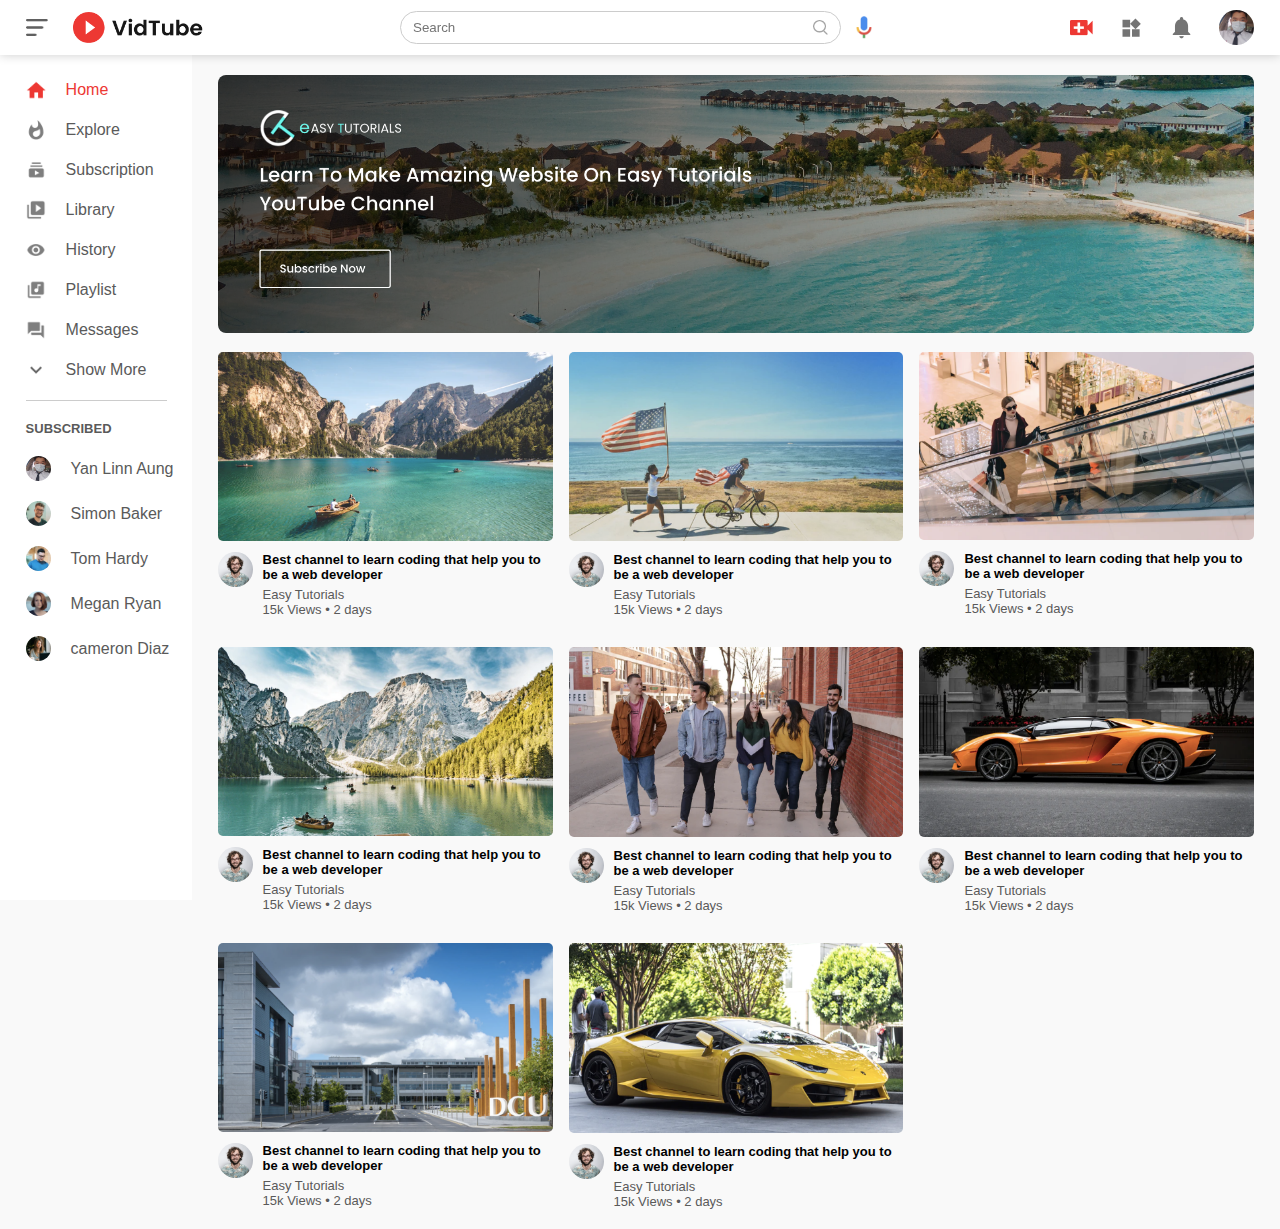
<file: index.html>
<!DOCTYPE html>
<html lang="en">
<head>
    <meta charset="UTF-8">
    <meta http-equiv="X-UA-Compatible" content="IE=edge">
    <meta name="viewport" content="width= , initial-scale=1.0">
    <title>YouTube Clone-Yladev</title>
    <link rel="icon" type="image/x-icon" href="./images/FavIcon.png">
    <link rel="stylesheet" href="./styles/style.css">
</head>
<body>

    <!-- Nav Bars -->
    <nav class="flex-div">
        <div class="nav-left flex-div">
            <img src="./images/menu.png" class="menu-icon">
            <img src="./images/logo.png" class= "logo">
        </div>

        <div class="nav-middle flex-div">
            <div class="search-box flex-div">
                <input type="text" placeholder="Search">
                <img src="./images/search.png">
            </div>
            <img src="./images/voice-search.png" class="mic-icon">
        </div>
        
        <div class="nav-right flex-div"> 
            <img src="./images/upload.png">
            <img src="./images/more.png">
            <img src="./images/notification.png">
            <img src="./images/90de2591-0246-410b-93f2-e45950d74117.jpg" class="user-icon">
        </div>
    </nav>

    <!-- Side Bars -->
    <div class="sidebar">
        <div class="shortcut-links">
            <a href=""><img src="./images/home.png"><p>Home</p></a>
            <a href=""><img src="./images/explore.png"><p>Explore</p></a>
            <a href=""><img src="./images/subscriprion.png"><p>Subscription</p></a>
            <a href=""><img src="./images/library.png"><p>Library</p></a>
            <a href=""><img src="./images/history.png"><p>History</p></a>
            <a href=""><img src="./images/playlist.png"><p>Playlist</p></a>
            <a href=""><img src="./images/messages.png"><p>Messages</p></a>
            <a href=""><img src="./images/show-more.png"><p>Show More</p></a>
            <hr>
        </div>
        <div class="subscribed-list">
            <h3>SUBSCRIBED</h3>
            <a href=""><img src="./images/90de2591-0246-410b-93f2-e45950d74117.jpg"><p>Yan Linn Aung</p></a>
            <a href=""><img src="./images/simon.png"><p>Simon Baker</p></a>
            <a href=""><img src="./images/tom.png"><p>Tom Hardy</p></a>
            <a href=""><img src="./images/megan.png"><p>Megan Ryan</p></a>
            <a href=""><img src="./images/cameron.png"><p>cameron Diaz</p></a>
        </div>
    </div>

    <!-- main -->
    <div class="container">
        <div class="banner">
            <img src="./images/banner.png">
        </div>
        <div class="list-container">
            <div class="vid-list">
                <a href="play-video.html"><img src="./images/thumbnail1.png" class="thumbnail"></a>
                <div class="flex-div">
                    <img src="./images/Jack.png">
                    <div class="vid-info">
                        <a href="play-video.html">Best channel to learn coding that help you to be a web developer</a>
                        <p>Easy Tutorials</p>
                        <p>15k Views &bull; 2 days</p>
                    </div>
                </div>
            </div>

            <div class="vid-list">
                <a href=""><img src="./images/thumbnail2.png" class="thumbnail"></a>
                <div class="flex-div">
                    <img src="./images/Jack.png">
                    <div class="vid-info">
                        <a href="">Best channel to learn coding that help you to be a web developer</a>
                        <p>Easy Tutorials</p>
                        <p>15k Views &bull; 2 days</p>
                    </div>
                </div>
            </div>

            <div class="vid-list">
                <a href=""><img src="./images/thumbnail3.png" class="thumbnail"></a>
                <div class="flex-div">
                    <img src="./images/Jack.png">
                    <div class="vid-info">
                        <a href="">Best channel to learn coding that help you to be a web developer</a>
                        <p>Easy Tutorials</p>
                        <p>15k Views &bull; 2 days</p>
                    </div>
                </div>
            </div>

            <div class="vid-list">
                <a href=""><img src="./images/thumbnail4.png" class="thumbnail"></a>
                <div class="flex-div">
                    <img src="./images/Jack.png">
                    <div class="vid-info">
                        <a href="">Best channel to learn coding that help you to be a web developer</a>
                        <p>Easy Tutorials</p>
                        <p>15k Views &bull; 2 days</p>
                    </div>
                </div>
            </div>

            <div class="vid-list">
                <a href=""><img src="./images/thumbnail5.png" class="thumbnail"></a>
                <div class="flex-div">
                    <img src="./images/Jack.png">
                    <div class="vid-info">
                        <a href="">Best channel to learn coding that help you to be a web developer</a>
                        <p>Easy Tutorials</p>
                        <p>15k Views &bull; 2 days</p>
                    </div>
                </div>
            </div>

            <div class="vid-list">
                <a href=""><img src="./images/thumbnail6.png" class="thumbnail"></a>
                <div class="flex-div">
                    <img src="./images/Jack.png">
                    <div class="vid-info">
                        <a href="">Best channel to learn coding that help you to be a web developer</a>
                        <p>Easy Tutorials</p>
                        <p>15k Views &bull; 2 days</p>
                    </div>
                </div>
            </div>

            <div class="vid-list">
                <a href=""><img src="./images/thumbnail7.png" class="thumbnail"></a>
                <div class="flex-div">
                    <img src="./images/Jack.png">
                    <div class="vid-info">
                        <a href="">Best channel to learn coding that help you to be a web developer</a>
                        <p>Easy Tutorials</p>
                        <p>15k Views &bull; 2 days</p>
                    </div>
                </div>
            </div>

            <div class="vid-list">
                <a href=""><img src="./images/thumbnail8.png" class="thumbnail"></a>
                <div class="flex-div">
                    <img src="./images/Jack.png">
                    <div class="vid-info">
                        <a href="">Best channel to learn coding that help you to be a web developer</a>
                        <p>Easy Tutorials</p>
                        <p>15k Views &bull; 2 days</p>
                    </div>
                </div>
            </div>
        </div>
    </div>

    <!-- JS Link -->
    <script src="./js/script.js"></script>
</body>
</html>
</file>
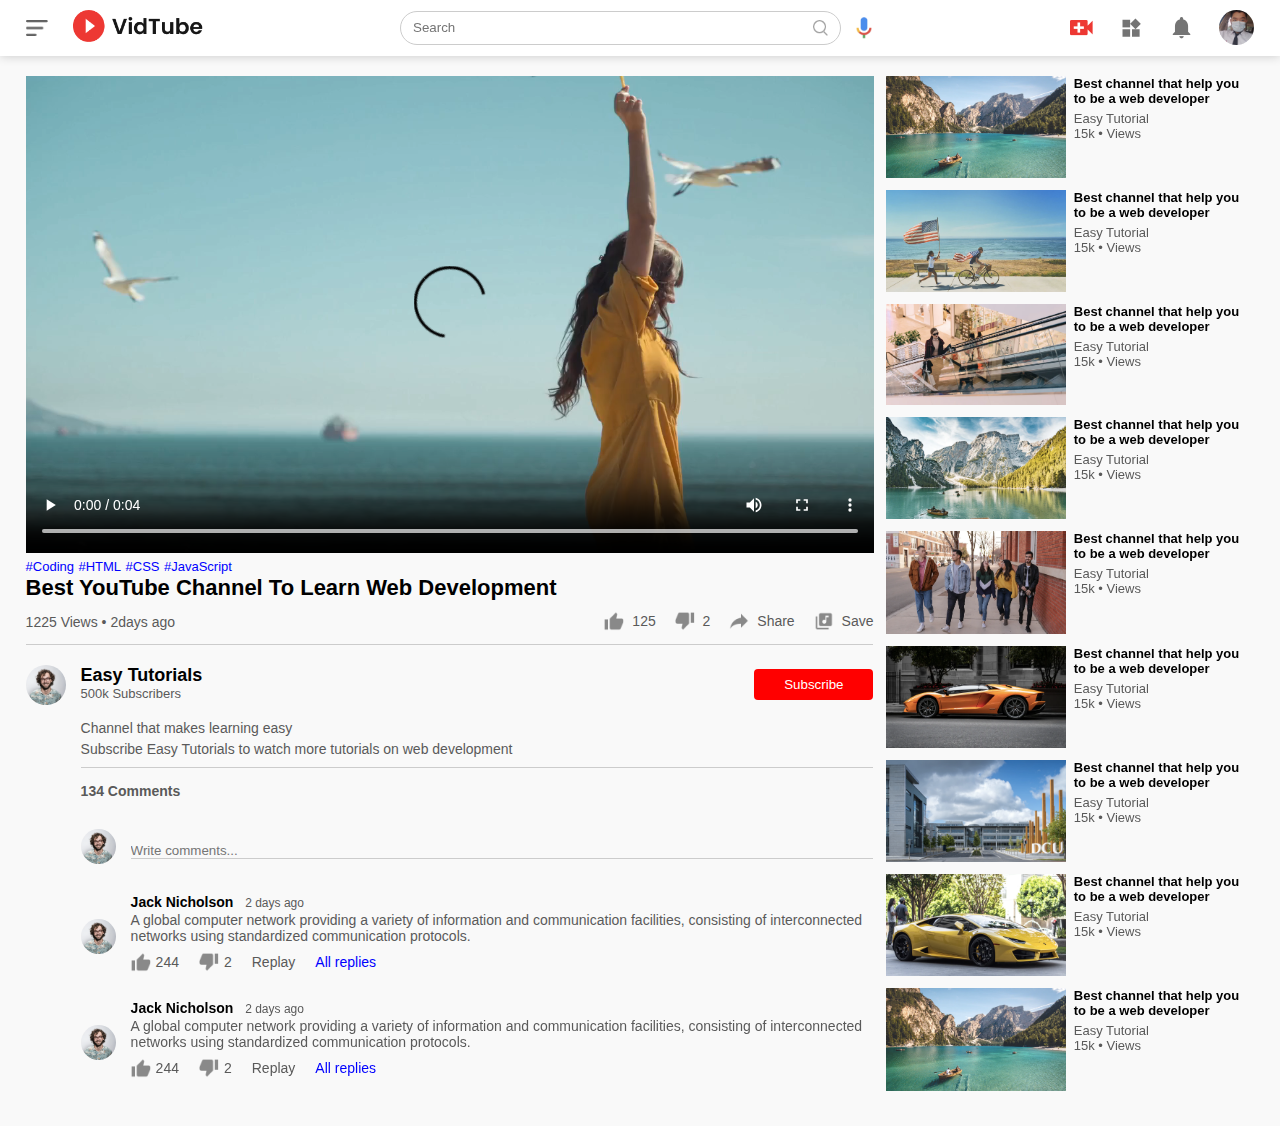
<file: play-video.html>
<!DOCTYPE html>
<html lang="en">
<head>
    <meta charset="UTF-8">
    <meta http-equiv="X-UA-Compatible" content="IE=edge">
    <meta name="viewport" content="width=device-width, initial-scale=1.0">
    <title>Play Video-Yladev</title>
    <link rel="icon" type="image/x-icon" href="./images/FavIcon.png">
    <link rel="stylesheet" href="./styles/style.css">
</head>
<body>

    <!-- Nav Bars -->
    <nav class="flex-div">
        <div class="nav-left flex-div">
            <img src="./images/menu.png" class="menu-icon">
            <a href="index.html"><img src="./images/logo.png" class= "logo"></a>
        </div>

        <div class="nav-middle flex-div">
            <div class="search-box flex-div">
                <input type="text" placeholder="Search">
                <img src="./images/search.png">
            </div>
            <img src="./images/voice-search.png" class="mic-icon">
        </div>
        
        <div class="nav-right flex-div"> 
            <img src="./images/upload.png">
            <img src="./images/more.png">
            <img src="./images/notification.png">
            <img src="./images/90de2591-0246-410b-93f2-e45950d74117.jpg" class="user-icon">
        </div>
    </nav>


    <div class="container play-container">
        <div class="row">
            <!-- Left Side Bar -->
            <div class="play-video">
                <video controls autoplay>
                    <source src="./images/video.mp4" type="video/mp4">
                </video>
                <div class="tags">
                    <a href="">#Coding</a>
                    <a href="">#HTML</a>
                    <a href="">#CSS</a>
                    <a href="">#JavaScript</a>
                </div>
                <h3>Best YouTube Channel To Learn Web Development</h3>
                <div class="play-video-info">
                    <p>1225 Views &bull; 2days ago</p>
                    <div>
                        <a href=""><img src="./images/like.png">125</a>
                        <a href=""><img src="./images/dislike.png">2</a>
                        <a href=""><img src="./images/share.png">Share</a>
                        <a href=""><img src="./images/save.png">Save</a>
                    </div>
                </div>
                <hr>

                <!-- Publisher Information -->
                <div class="publisher">
                    <img src="./images/Jack.png">
                    <div>
                        <p>Easy Tutorials</p>
                        <span>500k Subscribers</span>
                    </div>
                    <button type="button">Subscribe</button>
                </div>

                <div class="vid-description">
                    <p>Channel that makes learning easy</p>
                    <p>Subscribe Easy Tutorials to watch more tutorials on web development</p>
                    <hr>
                    <h4>134 Comments</h4>

                    <div class="add-comment">
                        <img src="./images/Jack.png">
                        <input type="text" placeholder="Write comments...">
                    </div>

                    <div class="old-comment">
                        <img src="./images/Jack.png">
                        <div>
                            <h3>Jack Nicholson <span>2 days ago</span></h3>
                            <p>A global computer network providing a variety of information and communication facilities, consisting of interconnected networks using standardized communication protocols.</p>
                            <div class="comment-action">
                                <img src="./images/like.png">
                                <span>244</span>
                                <img src="./images/dislike.png">
                                <span>2</span>
                                <span>Replay</span>
                                <a href="">All replies</a>
                            </div>
                        </div>
                    </div>

                    <div class="old-comment">
                        <img src="./images/Jack.png">
                        <div>
                            <h3>Jack Nicholson <span>2 days ago</span></h3>
                            <p>A global computer network providing a variety of information and communication facilities, consisting of interconnected networks using standardized communication protocols.</p>
                            <div class="comment-action">
                                <img src="./images/like.png">
                                <span>244</span>
                                <img src="./images/dislike.png">
                                <span>2</span>
                                <span>Replay</span>
                                <a href="">All replies</a>
                            </div>
                        </div>
                    </div>
                </div>
            </div>
            
            <!-- Right Side Bar -->
            <div class="right-sidebar">
                <div class="side-video-list">
                    <a href="" class="small-thumbnail"><img src="./images/thumbnail1.png"></a>
                    <div class="vid-info">
                        <a href="">Best channel that help you to be a web developer</a>
                        <p>Easy Tutorial</p>
                        <p>15k &bull; Views</p>
                    </div>
                </div>

                <div class="side-video-list">
                    <a href="" class="small-thumbnail"><img src="./images/thumbnail2.png"></a>
                    <div class="vid-info">
                        <a href="">Best channel that help you to be a web developer</a>
                        <p>Easy Tutorial</p>
                        <p>15k &bull; Views</p>
                    </div>
                </div>

                <div class="side-video-list">
                    <a href="" class="small-thumbnail"><img src="./images/thumbnail3.png"></a>
                    <div class="vid-info">
                        <a href="">Best channel that help you to be a web developer</a>
                        <p>Easy Tutorial</p>
                        <p>15k &bull; Views</p>
                    </div>
                </div>

                <div class="side-video-list">
                    <a href="" class="small-thumbnail"><img src="./images/thumbnail4.png"></a>
                    <div class="vid-info">
                        <a href="">Best channel that help you to be a web developer</a>
                        <p>Easy Tutorial</p>
                        <p>15k &bull; Views</p>
                    </div>
                </div>

                <div class="side-video-list">
                    <a href="" class="small-thumbnail"><img src="./images/thumbnail5.png"></a>
                    <div class="vid-info">
                        <a href="">Best channel that help you to be a web developer</a>
                        <p>Easy Tutorial</p>
                        <p>15k &bull; Views</p>
                    </div>
                </div>

                <div class="side-video-list">
                    <a href="" class="small-thumbnail"><img src="./images/thumbnail6.png"></a>
                    <div class="vid-info">
                        <a href="">Best channel that help you to be a web developer</a>
                        <p>Easy Tutorial</p>
                        <p>15k &bull; Views</p>
                    </div>
                </div>

                <div class="side-video-list">
                    <a href="" class="small-thumbnail"><img src="./images/thumbnail7.png"></a>
                    <div class="vid-info">
                        <a href="">Best channel that help you to be a web developer</a>
                        <p>Easy Tutorial</p>
                        <p>15k &bull; Views</p>
                    </div>
                </div>

                <div class="side-video-list">
                    <a href="" class="small-thumbnail"><img src="./images/thumbnail8.png"></a>
                    <div class="vid-info">
                        <a href="">Best channel that help you to be a web developer</a>
                        <p>Easy Tutorial</p>
                        <p>15k &bull; Views</p>
                    </div>
                </div>

                <div class="side-video-list">
                    <a href="" class="small-thumbnail"><img src="./images/thumbnail1.png"></a>
                    <div class="vid-info">
                        <a href="">Best channel that help you to be a web developer</a>
                        <p>Easy Tutorial</p>
                        <p>15k &bull; Views</p>
                    </div>
                </div>

            </div>
        </div>
    </div>  
</body>
</html>
</file>
<file: styles/style.css>
*{
    margin: 0;
    padding: 0;
    font-family: 'poppins', sans-serif;
    box-sizing: border-box;
}

a{
    text-decoration: none;
    color: #5a5a5a;
}

img{
    cursor: pointer;
}

/* Nav Bars */
nav{
    padding: 10px 2%;
    justify-content: space-between;
    box-shadow: 0 0 10px rgba(0, 0, 0, 0.2);
    background: #fff;
    position: sticky;
    top: 0;
    z-index: 10;
}

.flex-div{
    display: flex;
    align-items: center;
}

.nav-right img{
    width: 25px;
    margin-right: 25px;
}

.nav-right .user-icon{
    width: 35px;
    border-radius: 50%;
    margin-right: 0;
}

.nav-left .menu-icon{
    width: 22px;
    margin-right: 25px;
}

.nav-left .logo{
    width: 130px;
}

.nav-middle .mic-icon{
    width: 16px;
}

.nav-middle .search-box{
    border: 1px solid #ccc;
    margin-right: 15px;
    padding: 8px 12px;
    border-radius: 25px;
}

.nav-middle .search-box input{
    width: 400px;
    border: 0;
    outline: 0;
    background: transparent;
}

.nav-middle .search-box img{
    width: 15px;
}

/* Side Bars */
.sidebar{
    background: #fff;
    width: 15%;
    height: 100vh;
    position: fixed;
    top: 0;
    padding-left: 2%;
    padding-top: 80px;
}

.shortcut-links a img{
    width: 20px;
    margin-right: 20px;
}

.shortcut-links a{
    display: flex;
    align-items: center;
    margin-bottom: 20px;
    width: fit-content;
    flex-wrap: wrap;
}

.shortcut-links a:first-child{
    color: #ed3833;
}

.sidebar hr{
    border: 0;
    height: 1px;
    background: #ccc;
    width: 85%;
}

/* Subscribed List */
.subscribed-list h3{
    font-size: 13px;
    margin: 20px 0;
    color: #5a5a5a;
}

.subscribed-list a{
    display: flex;
    align-items: center;
    margin-bottom: 20px;
    width: fit-content;
    flex-wrap: wrap;
}

.subscribed-list a img{
    width: 25px;
    border-radius: 50%;
    margin-right: 20px;
}

.small-sidebar{
    width: 5%;
}

.small-sidebar a p{
    display: none;
}

.small-sidebar h3{
    display: none;
}

.small-sidebar hr{
    width: 50%;
    margin-bottom: 25px;
}

/* main */
.container{
    background: #f9f9f9;
    padding-left: 17%;
    padding-right: 2%;
    padding-top: 20px;
    padding-bottom: 20px;
}

.large-container{
    padding-left: 7%;
}

.banner{
    width: 100%;
}

.banner img{
    width: 100%;
    border-radius: 8px;
}

.list-container{
    display: grid;
    grid-template-columns: repeat(auto-fit, minmax(250px, 1fr));
    grid-column-gap: 16px;
    grid-row-gap: 30px;
    margin-top: 15px;
}

.vid-list .thumbnail{
    width: 100%;
    border-radius: 5px;
}

.vid-list .flex-div{
    align-items: flex-start;
    margin-top: 7px;
}

.vid-list .flex-div img{
    width: 35px;
    margin-right: 10px;
    border-radius: 50%;
}

.vid-info{
    color: #5a5a5a;
    font-size: 13px;
}

.vid-info a{
    color: #000;
    font-weight: 600;
    display: block;
    margin-bottom: 5px;
}

/* Play Video Page */
.play-container{
    padding-left: 2%;
}

.row{
    display: flex;
    justify-content: space-between;
    flex-wrap: wrap;
}

.play-video{
    flex-basis: 69%;
}

.right-sidebar{
    flex-basis: 30%;
}

.play-video video{
    width: 100%;
}

.side-video-list{
    display: flex;
    justify-content: space-between;
    margin-bottom: 8px;
}

.side-video-list img{
    width: 100%; 
}

.side-video-list .small-thumbnail{
    flex-basis: 49%;
}

.side-video-list .vid-info{
    flex-basis: 49%;
}

.play-video .tags a{
    color: #0000ff;
    font-size: 13px;
}

.play-video h3{
    font-weight: 600;
    font-size: 22px;
}

.play-video .play-video-info{
    display: flex;
    align-items: center;
    justify-content: space-between;
    flex-wrap: wrap;
    margin-top: 10px;
    font-size: 14px;
    color: #5a5a5a;
}

.play-video .play-video-info  a img{
    width: 20px;
    margin-right: 8px;
}

.play-video .play-video-info  a{
    display: inline-flex;
    align-items: center;
    margin-left: 15px;
}

.play-video hr{
    border: 0;
    height: 1px;
     background: #ccc;
     margin: 10px 0px;  
}

/* Publisher Information */
.publisher{
    display: flex;
    align-items: center;
    margin-top: 20px;
}

.publisher div{
    flex: 1;
    line-height: 18px;
}

.publisher img{
    width: 40px;
    border-radius: 50%;
    margin-right: 15px;
}

.publisher div p{
    color: #000;
    font-weight: 600;
    font-size: 18px;
}

.publisher div span{
    font-size: 13px;
    color: #5a5a5a;
}

.publisher button{
    background: #ff0000;
    color: #fff;
    padding: 8px 30px;
    border: 0;
    outline: 0;
    border-radius: 4px;
    cursor: pointer;
}

.vid-description{
    padding-left: 55px;
    margin: 15px 0px;
}

.vid-description p{
    font-size: 14px;
    margin-bottom: 5px;
    color: #5a5a5a;
}

.vid-description h4{
    font-size: 14px;
    color: #5a5a5a;
    margin-top: 15px;
}

.add-comment{
    display: flex;
    align-items: center;
    margin: 30px 0;
}

.add-comment img{
    width: 35px;
    border-radius: 50%;
    margin-right: 15px;
}

.add-comment input{
    border: 0;
    outline: 0;
    border-bottom: 1px solid #ccc;
    width: 100%;
    padding-top: 10px;
    background: transparent;
}

.old-comment{
    display: flex;
    align-items: center;
    margin: 20px 0;
}

.old-comment img{
    width: 35px;
    border-radius: 50%;
    margin-right: 15px;
}

.old-comment h3{
    font-size: 14px;
    margin-bottom: 2px;
}

.old-comment h3 span{
    font-size: 12px;
    color: #5a5a5a;
    font-weight: 500;
    margin-left: 8px;
}

.old-comment .comment-action{
    display: flex;
    align-items: center;
    margin: 8px 0;
    font-size: 14px;
}

.old-comment .comment-action img{
    border-radius: 0;
    width: 20px;
    margin-right: 5px;
}

.old-comment .comment-action span{
    margin-right: 20px;
    color: #5a5a5a;
}

.old-comment .comment-action a{
    color: #0000ff;
}

/* Responsive */
@media (max-width: 900px){
    .menu-icon{
        display: none;
    }

    .sidebar{
        display: none;
    }

    .container, .large-container{
        padding-left: 5%;
        padding-right: 5%;
    }

    .nav-right img{
        display: none;
    }

    .nav-right .user-icon{
        display: block;
        width: 30px;
    }

    .nav-middle .search-box input{
        width: 100px;
    }

    .nav-middle .mic-icon{
        display: none;
    }

    .logo{
        width: 90px;
    }

    .play-video{
        flex-basis: 100%;
    }

    .right-sidebar{
        flex-basis: 100%;
    }

    .play-container{
        padding-left: 5%;
    }

    .vid-description{
        padding-left: 0;
    }

    .play-video .play-video-info a{
        margin-left: 0;
        margin-right: 15px;
        margin-top: 15px;
    }
}
</file>
